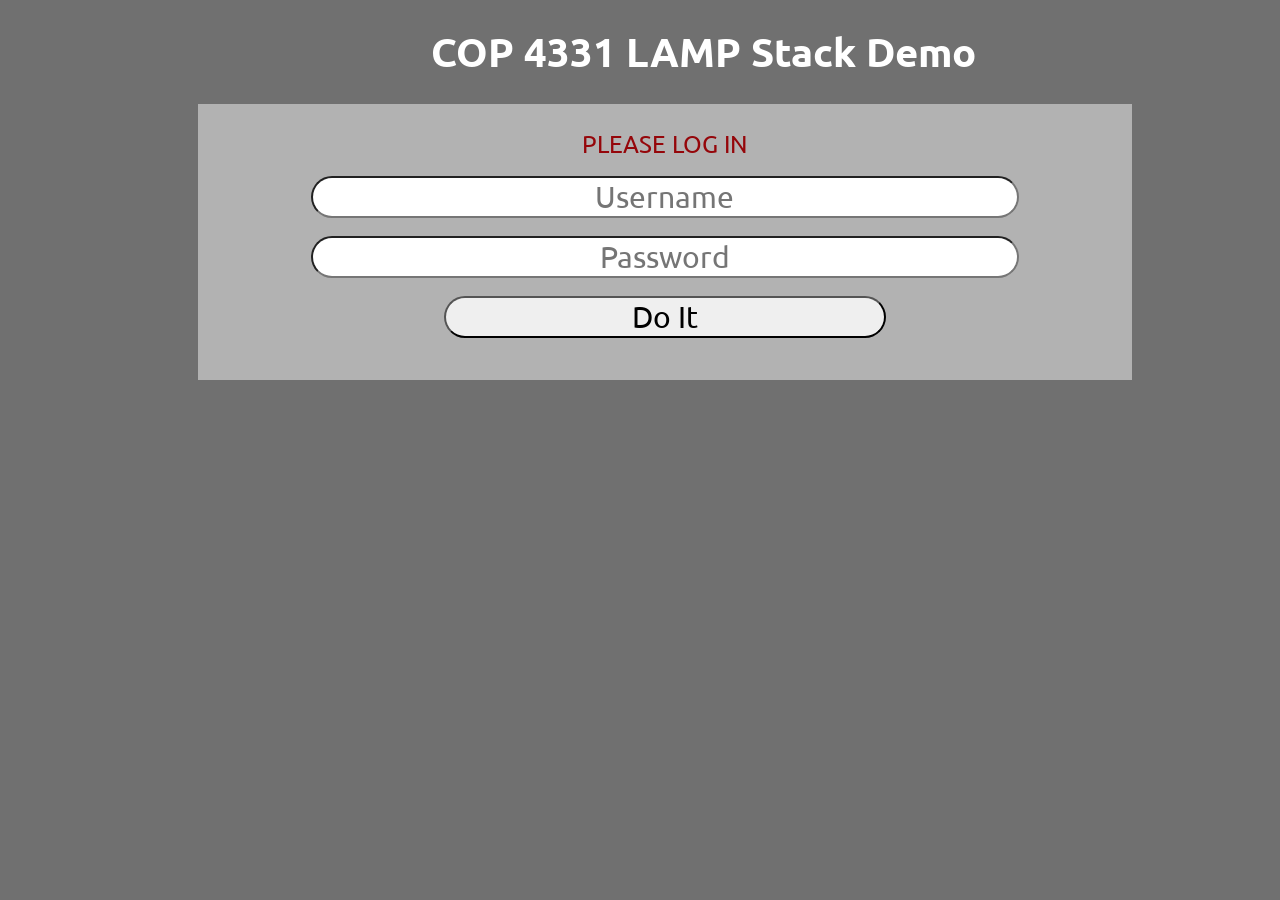
<file: LAMP Stack Class Examples/index.html>
<html>
<head>
	<title>COP 4331 LAMP Stack Demo</title>
	<script type="text/javascript" src="js/md5.js"></script>
	<script type="text/javascript" src="js/code.js"></script>
    <link href="css/styles.css" rel="stylesheet">	
    <link href="https://fonts.googleapis.com/css?family=Ubuntu" rel="stylesheet">
</head>
<body>

<h1 id="title">COP 4331 LAMP Stack Demo</h1>

<div id="loginDiv">
	<span id="inner-title">PLEASE LOG IN</span>
	<input type="text" id="loginName" placeholder="Username" /><br />
	<input type="password" id="loginPassword" placeholder="Password"/><br />
	<button type="button" id="loginButton" class="buttons" onclick="doLogin();"> Do It </button>
	<span id="loginResult"></span>
</div>

</body>
</html>
</file>
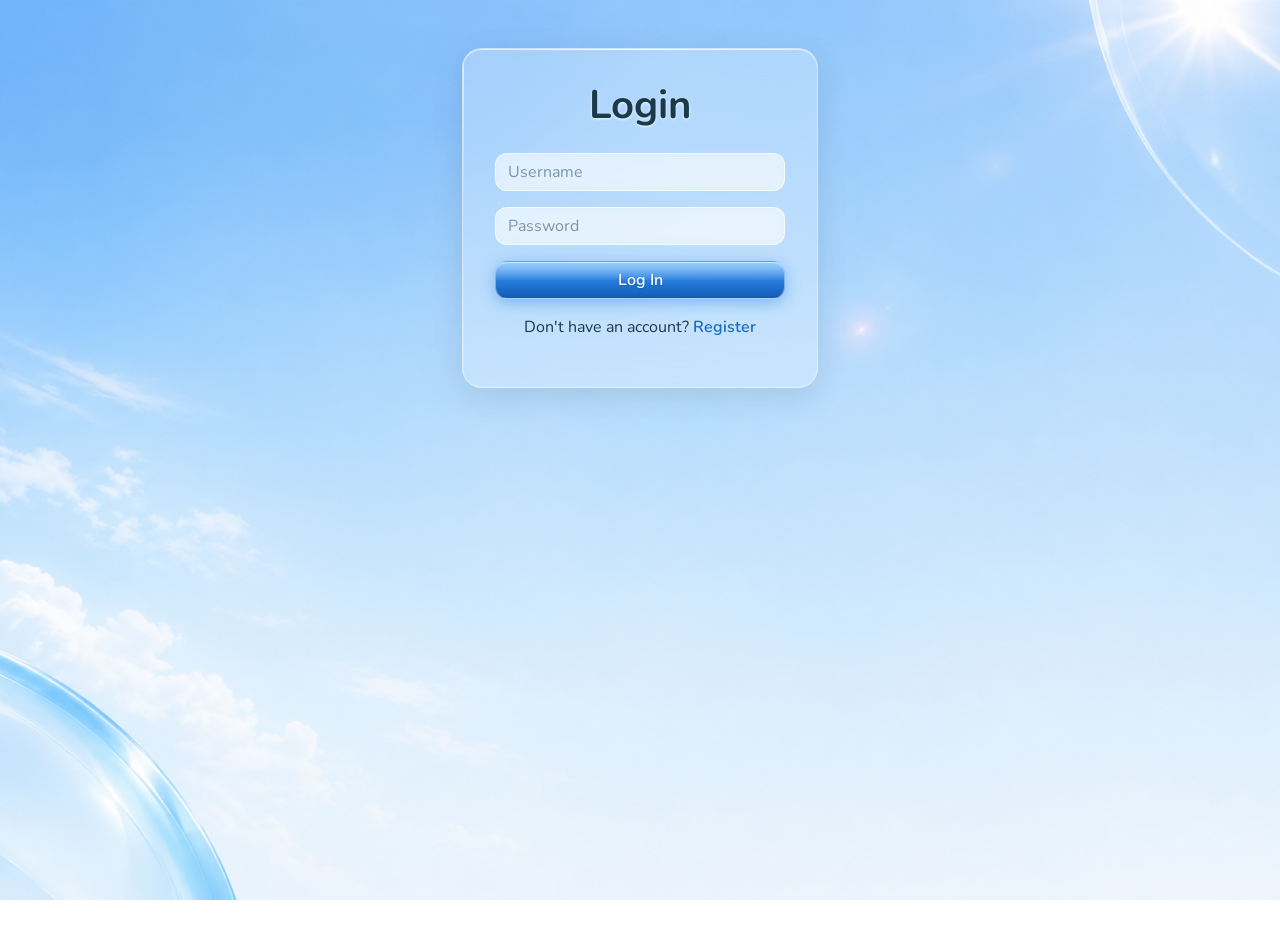
<file: public/index.html>
<!DOCTYPE html>
<!--Tether login page. Works in tandem with Login.php.-->
<html lang="en">
    <head>
        <meta charset="UTF-8">
        <meta name="viewport" content="width=device-width, initial-scale=1">
        <title>Tether - Login</title>
        <link rel="preconnect" href="https://fonts.googleapis.com">
        <link rel="preconnect" href="https://fonts.gstatic.com" crossorigin>
        <link href="https://fonts.googleapis.com/css2?family=Nunito:wght@400;600;700&display=swap" rel="stylesheet">
        <link href="https://cdn.jsdelivr.net/npm/bootstrap@5.3.3/dist/css/bootstrap.min.css" rel="stylesheet">
        <link href="css/frutiger.css" rel="stylesheet">
        <script src="js/globals.js" defer></script>
        <script src="js/cookie.js" defer></script>
        <script src="js/doLogin.js" defer></script>
    </head>
    <body>
        <main class="container mt-5">
            <div class="row justify-content-center">
                <div class="col-md-4">
                    <div class="glass-card">
                        <h1 class="text-center mb-4">Login</h1>
                        <form id="loginForm" novalidate>
                            <label for="username" class="visually-hidden">Username</label>
                            <input type="text" placeholder="Username" class="form-control mb-3" id="username" autocomplete="username">
                            <label for="password" class="visually-hidden">Password</label>
                            <input type="password" placeholder="Password" class="form-control mb-3" id="password" autocomplete="current-password">
                            <span id="loginResult" class="d-block mb-3 text-center" role="alert"></span>
                            <button type="submit" class="btn btn-primary w-100" id="loginBtn">Log In</button>
                        </form>
                        <p class="text-center mt-3">Don't have an account? <a href="html/register.html">Register</a></p>
                    </div>
                </div>
            </div>
        </main>
    </body>
</html>
</file>
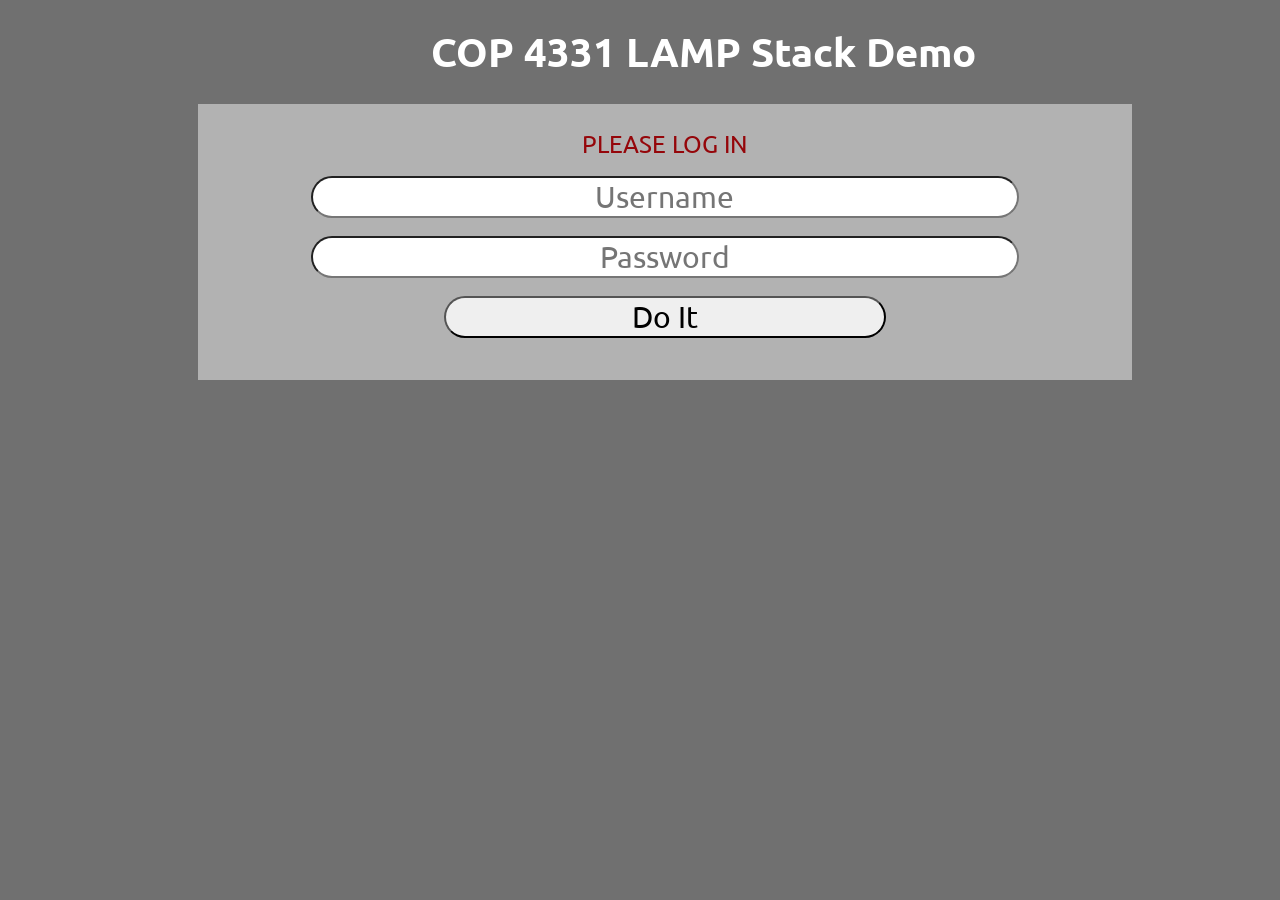
<file: LAMP Stack Class Examples/color.html>
<html>
<head>
	<title>COP 4331 LAMP Stack Demo</title>
	<script type="text/javascript" src="js/code.js"></script>
    <link href="css/styles.css" rel="stylesheet">	
    <link href="https://fonts.googleapis.com/css?family=Ubuntu" rel="stylesheet">
	
	<script type="text/javascript">
	document.addEventListener('DOMContentLoaded', function() 
	{
		readCookie();
	}, false);
	</script>
	
</head>
<body>

<h1 id="title">COP 4331 LAMP Stack Demo</h1>

<div id="loggedInDiv">
	<span id="userName"></span><br />
	<button type="button" id="logoutButton" class="buttons" onclick="doLogout();"> Log Out </button>
</div>

<div id="accessUIDiv">
	<br />

	<input type="text" id="searchText" placeholder="Color To Search For"/>
	<button type="button" id="searchColorButton" class="buttons" onclick="searchColor();"> Search Color </button><br />
	<span id="colorSearchResult"></span>
	<p id="colorList">
	</p><br /><br />

	<input type="text" id="colorText" placeholder="Color To Add">
	<button type="button" id="addColorButton" class="buttons" onclick="addColor();"> Add Color </button><br />
	<span id="colorAddResult"></span>
</div>

</body>
</html>
</file>
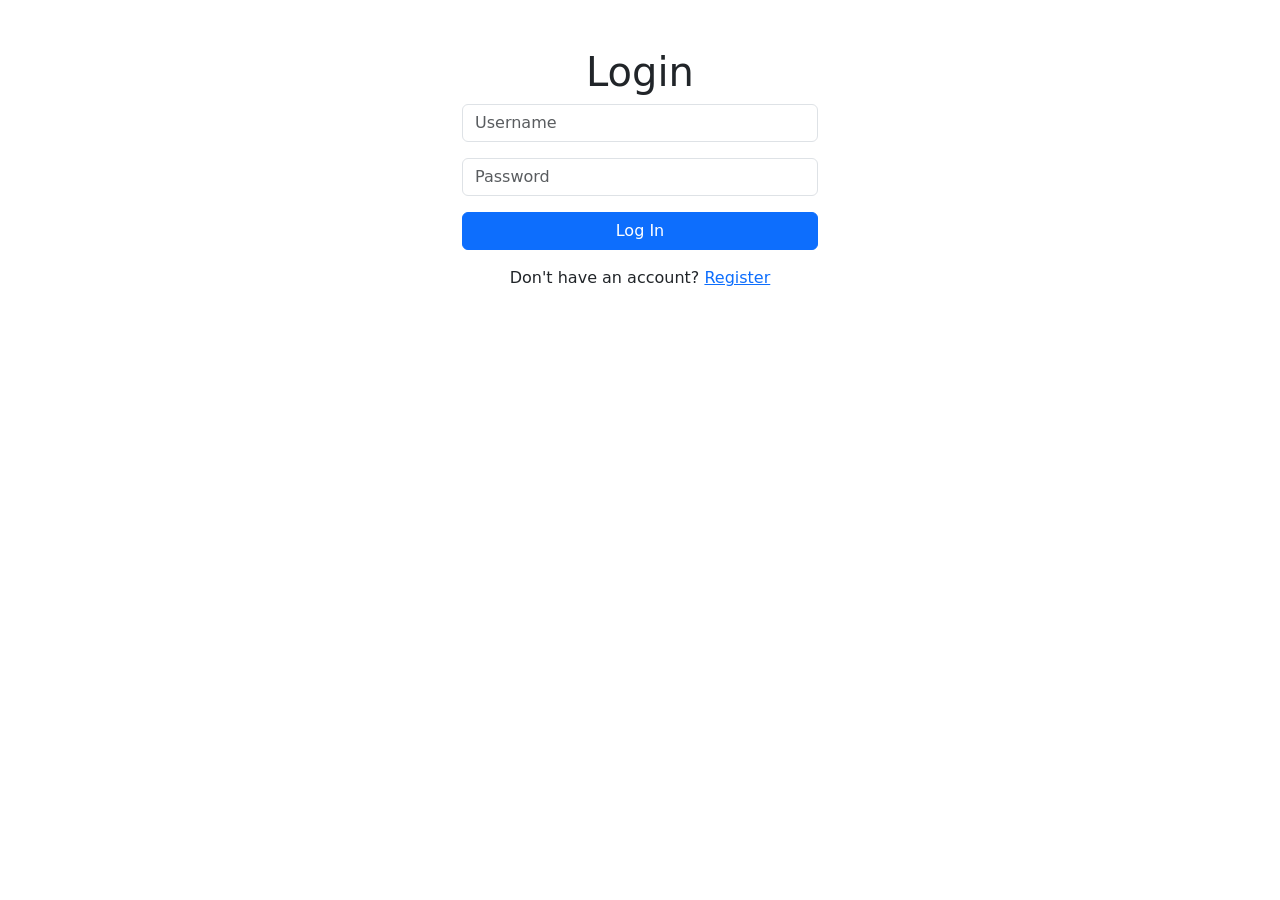
<file: LAMP Stack Class Examples/indexBlue.html>
<!DOCTYPE html>

<html>
    <head>
        <title>Contact Manager</title>
        <link href="https://cdn.jsdelivr.net/npm/bootstrap@5.3.3/dist/css/bootstrap.min.css" rel="stylesheet">    
    </head>
    <body>
        <div class="container mt-5">   
            <div class="row justify-content-center">
                <div class="col-md-4"> 
                    <h1 class="text-center">Login</h1>
                    <input type="text" placeholder="Username" class="form-control mb-3">
                    <input type="password" placeholder="Password" class="form-control mb-3">
                    <button class="btn btn-primary w-100">Log In</button>
                    <!--href="#" is a placeholder for register page later-->
                    <p class="text-center mt-3">Don't have an account? <a href="#">Register</a></p>
                </div>
            </div>
        </div>
    </body>
</html>
</file>
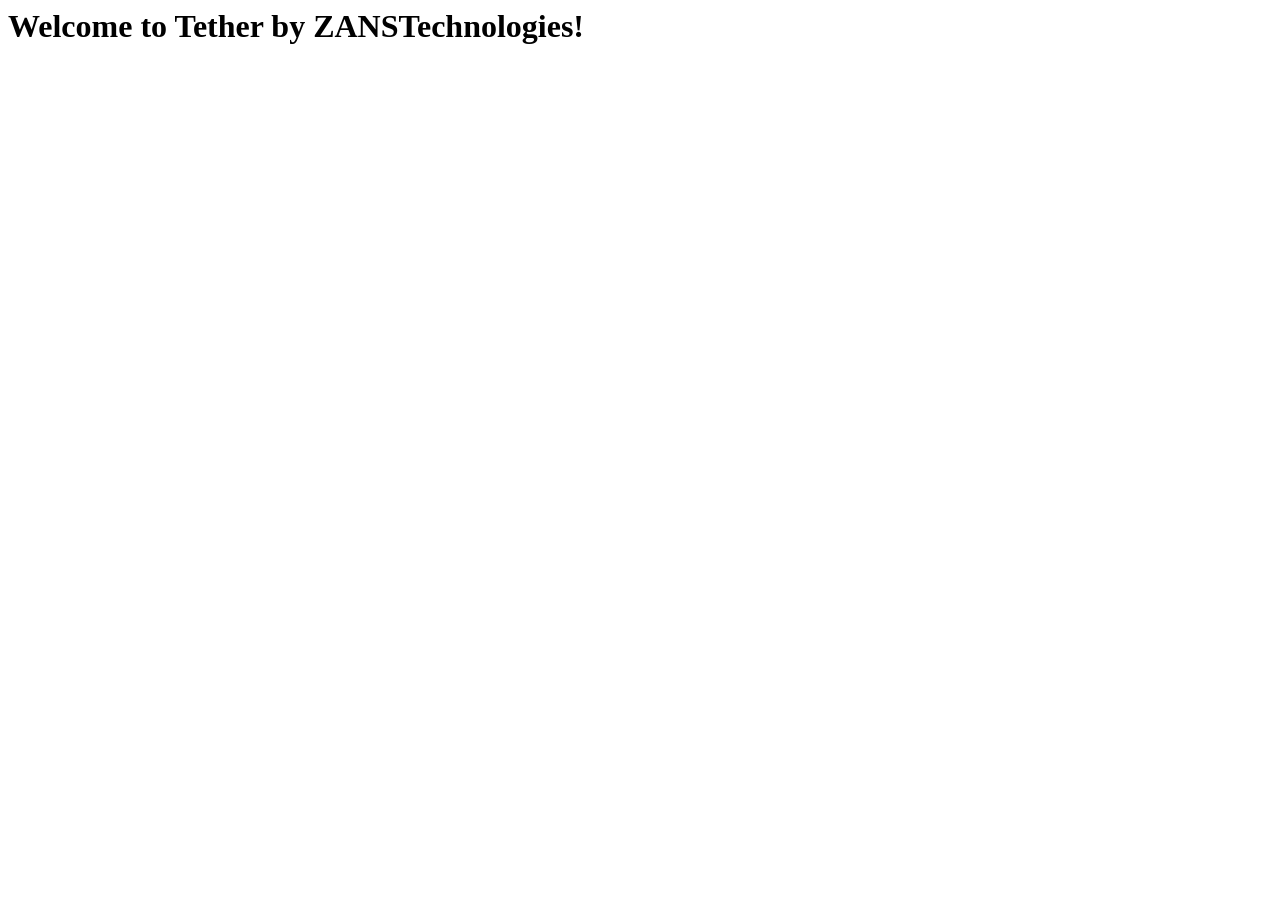
<file: public/addContact.html>
<!DOCTYPE html>
<!-- This page allows you to add a contact to your contact list. -->
<!-- Uses the AddContact.php API. -->

<html>
    <head>
        <title>Contact Manager - Add Contact</title>
        <link href="https://cdn.jsdelivr.net/npm/bootstrap@5.3.3/dist/css/bootstrap.min.css" rel="stylesheet">
        <link href="css/frutiger.css" rel="stylesheet">
        <script type="text/javascript" src="js/globals.js"></script>
        <script type="text/javascript" src="js/cookie.js"></script>
        <script type="text/javascript" src="js/addContact.js" defer></script>
    </head>
    <body>
        <div class="container mt-5">
            <div class="glass-card">

                <div class="d-flex justify-content-between align-items-center mb-4">
                    <div>
                        <h1>Add Contact</h1>
                        <span id="userName" class="text-muted"></span>
                    </div>
                    <a class="btn btn-outline-secondary" href="dashboard.html">Back to Dashboard</a>
                </div>

                <div class="row justify-content-center">
                    <div class="col-md-6 col-lg-5">
                        <form id="addContactForm">
                            <input type="text" placeholder="First Name" class="form-control mb-3" id="addContactFirstName">
                            <input type="text" placeholder="Last Name" class="form-control mb-3" id="addContactLastName">
                            <input type="text" placeholder="Phone" class="form-control mb-3" id="addContactPhone">
                            <input type="email" placeholder="Email" class="form-control mb-3" id="addContactEmail">
                            <button type="submit" class="btn btn-success w-100" id="addContactButton">Add Contact</button>
                        </form>

                    <div id="contactAddResult" class="mt-3 text-center"></div>
                    </div>
                </div>
            </div>
        </div>
    </body>
</html>
</file>
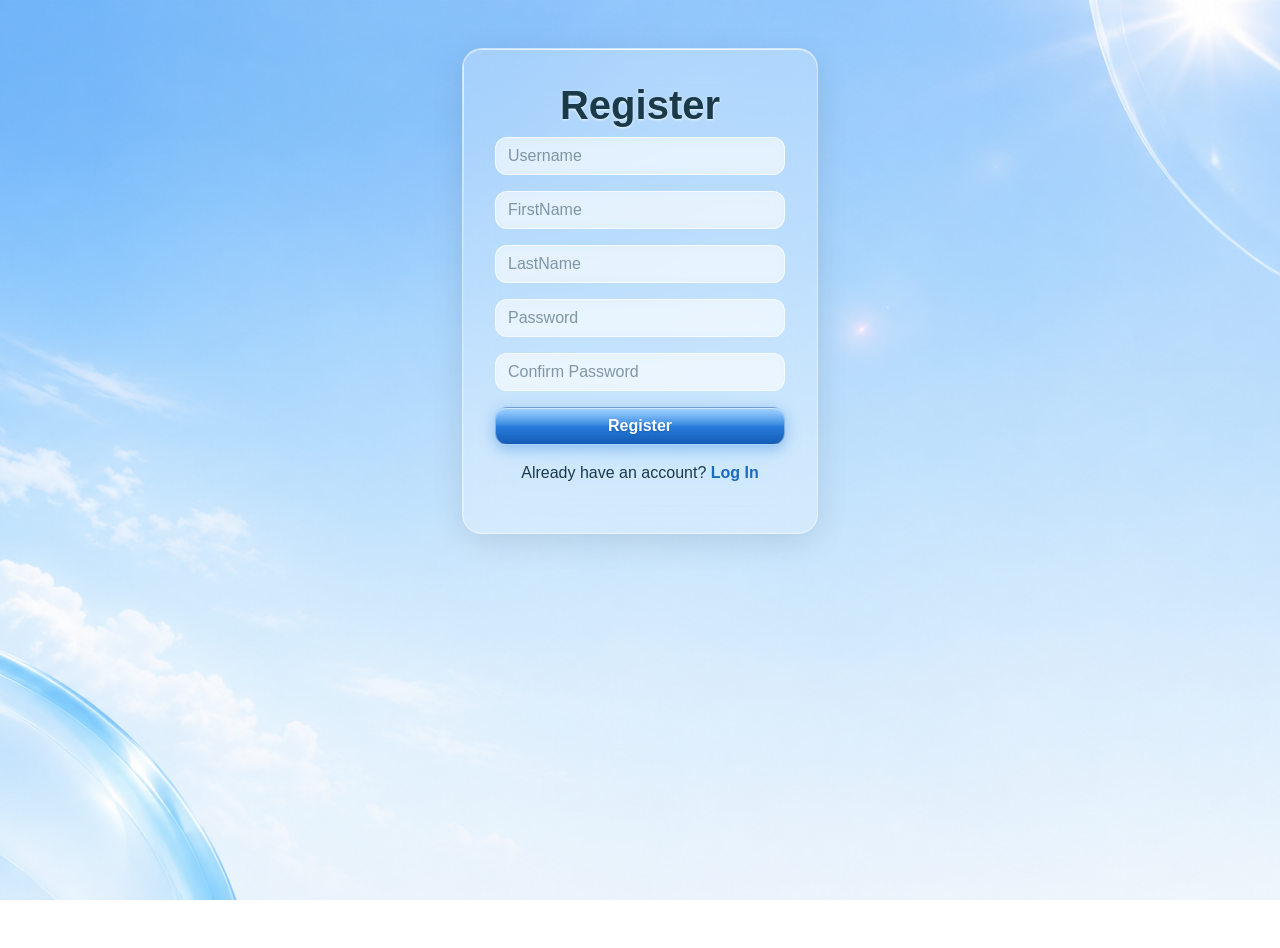
<file: public/register.html>
<!DOCTYPE html>
<!--This file builds out the register page 
when a new user needs to create a username and password-->

<html>
    <head>
        <title>Contact Manager - Register</title>
        <link href="https://cdn.jsdelivr.net/npm/bootstrap@5.3.3/dist/css/bootstrap.min.css" rel="stylesheet">
        <link href="css/frutiger.css" rel="stylesheet">
        <script type="text/javascript" src="js/globals.js"></script>
        <script type="text/javascript" src="js/cookie.js"></script>
        <script type="text/javascript" src="js/registerUser.js" defer></script>
    </head>
    <body>
        <div class="container mt-5">
            <div class="row justify-content-center">
                <div class="col-md-4">
                    <div class="glass-card">

                        <h1 class="text-center">Register</h1>
                        <input type="text" placeholder="Username" class="form-control mb-3" id="username">
                        <input type="text" placeholder="FirstName" class="form-control mb-3" id="first">
                        <input type="text" placeholder="LastName" class="form-control mb-3" id="last">
                        <input type="password" placeholder="Password" class="form-control mb-3" id="password">
                        <input type="password" placeholder="Confirm Password" class="form-control mb-3" id="confirmPassword">
                        <span id="registerResult"></span>
                        <button class="btn btn-primary w-100" id="registerBtn" onclick="registerUser();">Register</button>
                        <p class="text-center mt-3">Already have an account? <a href="index.html">Log In</a></p>
                
                    </div>
                 </div>
            </div>
        </div>
    </body>
</html>
</file>
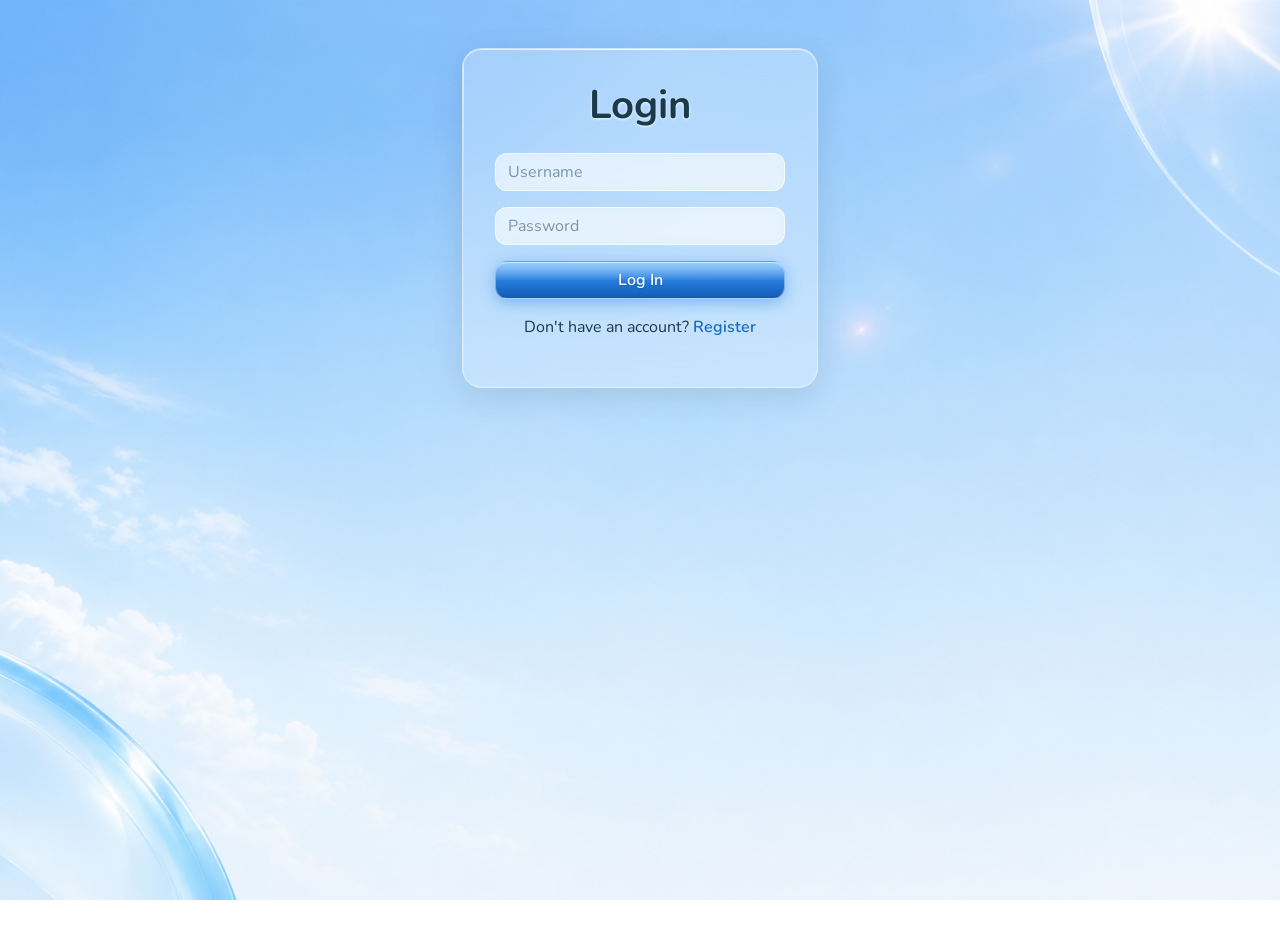
<file: public/html/addContact.html>
<!DOCTYPE html>
<!--This page allows you to add a contact to your contact list.
It works in tandem with AddContact.php API.-->
<html lang="en">
    <head>
        <meta charset="UTF-8">
        <meta name="viewport" content="width=device-width, initial-scale=1">
        <title>Tether - Add Contact</title>
        <link rel="preconnect" href="https://fonts.googleapis.com">
        <link rel="preconnect" href="https://fonts.gstatic.com" crossorigin>
        <link href="https://fonts.googleapis.com/css2?family=Nunito:wght@400;600;700&display=swap" rel="stylesheet">
        <link href="https://cdn.jsdelivr.net/npm/bootstrap@5.3.3/dist/css/bootstrap.min.css" rel="stylesheet">
        <link href="../css/frutiger.css" rel="stylesheet">
        <script src="../js/globals.js" defer></script>
        <script src="../js/cookie.js" defer></script>
        <script src="../js/addContact.js" defer></script>
    </head>
    <body>
        <main class="container mt-5">
            <div class="glass-card">

                <!-- Header row: title and back button -->
                <div class="d-flex justify-content-between align-items-center mb-4 flex-wrap gap-2">
                    <div>
                        <h1>Add Contact</h1>
                        <!-- Populated by readCookie() -->
                        <span id="userName" class="user-greeting"></span>
                    </div>
                    <a class="btn btn-outline-secondary" href="dashboard.html">Back to Dashboard</a>
                </div>

                <div class="row justify-content-center">
                    <div class="col-md-6 col-lg-5">
                        <form id="addContactForm" novalidate>
                            <label for="addContactFirstName" class="visually-hidden">First name</label>
                            <input type="text" placeholder="First Name" class="form-control mb-3" id="addContactFirstName">
                            <label for="addContactLastName" class="visually-hidden">Last name</label>
                            <input type="text" placeholder="Last Name" class="form-control mb-3" id="addContactLastName">
                            <label for="addContactPhone" class="visually-hidden">Phone</label>
                            <input type="tel" placeholder="Phone" class="form-control mb-3" id="addContactPhone" autocomplete="off">
                            <label for="addContactEmail" class="visually-hidden">Email</label>
                            <input type="email" placeholder="Email" class="form-control mb-3" id="addContactEmail" autocomplete="off">
                            <button type="submit" class="btn btn-success w-100" id="addContactButton">Add Contact</button>
                        </form>
                        <div id="contactAddResult" class="mt-3 text-center" role="alert"></div>
                    </div>
                </div>

            </div>
        </main>
    </body>
</html>
</file>
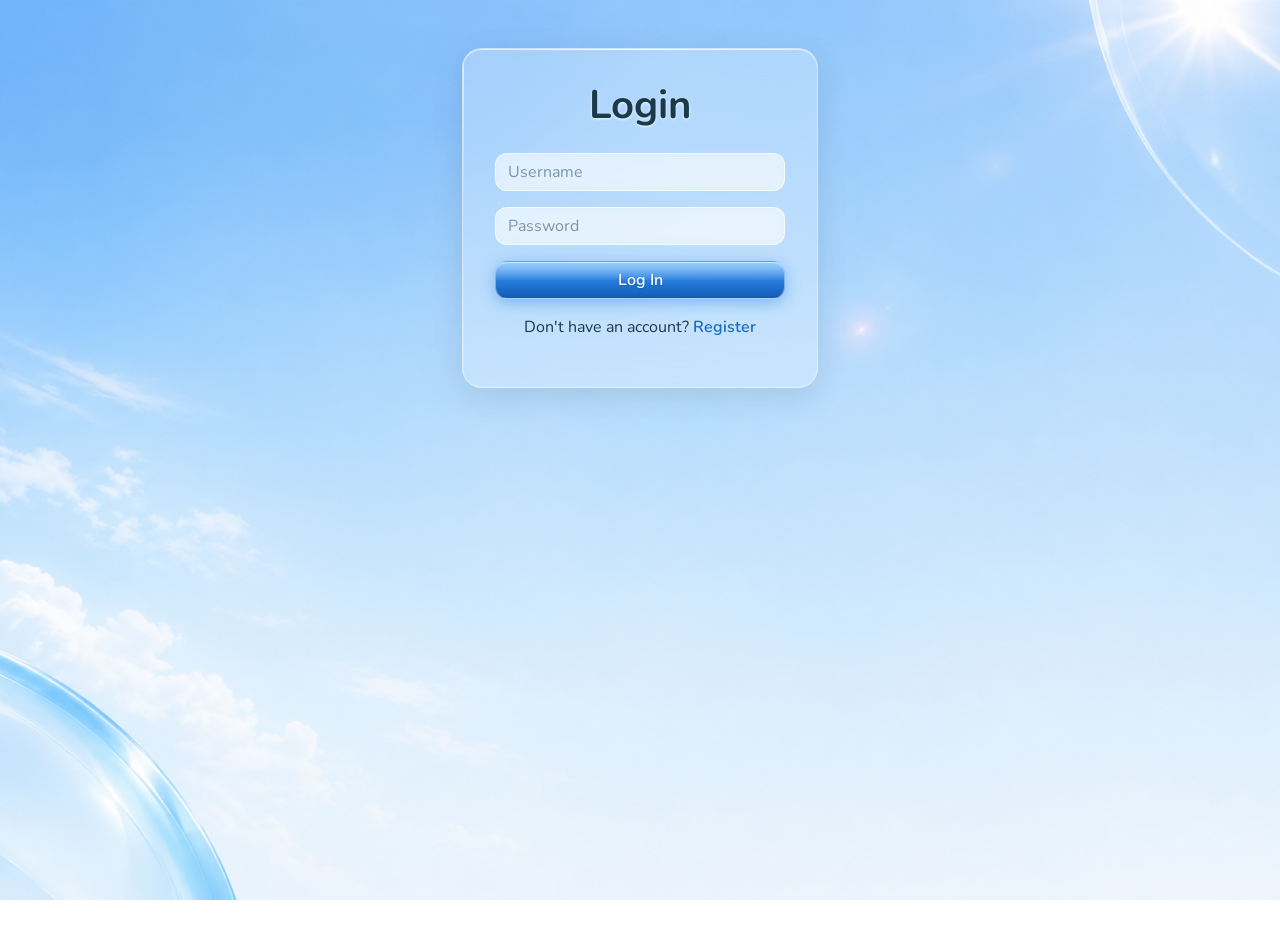
<file: public/html/dashboard.html>
<!DOCTYPE html>
<!--This file builds out the contacts dashboard.
Users can search, add, edit, and delete contacts.-->
<html lang="en">
    <head>
        <meta charset="UTF-8">
        <meta name="viewport" content="width=device-width, initial-scale=1">
        <title>Tether - Dashboard</title>
        <link rel="preconnect" href="https://fonts.googleapis.com">
        <link rel="preconnect" href="https://fonts.gstatic.com" crossorigin>
        <link href="https://fonts.googleapis.com/css2?family=Nunito:wght@400;600;700&display=swap" rel="stylesheet">
        <link href="https://cdn.jsdelivr.net/npm/bootstrap@5.3.3/dist/css/bootstrap.min.css" rel="stylesheet">
        <link href="../css/frutiger.css" rel="stylesheet">
        <script src="https://d3js.org/d3.v7.min.js" defer></script>
        <script src="../js/globals.js" defer></script>
        <script src="../js/cookie.js" defer></script>
        <script src="../js/doLogout.js" defer></script>
        <script src="../js/deleteContact.js" defer></script>
        <script src="../js/searchContact.js" defer></script>
        <script src="../js/renderGraph.js" defer></script>
        <script src="../js/dashboard.js" defer></script>
    </head>
    <body>
        <main class="container mt-5">
            <div class="glass-card">

                <!-- Header row: title on the left, ONLY logout on the right.
                     Add Contact was moved down-left so it can't be fat-fingered
                     into a logout. -->
                <div class="d-flex justify-content-between align-items-start mb-4 flex-wrap gap-2">
                    <div>
                        <h1>My Contacts</h1>
                        <!-- Populated by readCookie() -->
                        <span id="userName" class="user-greeting"></span>
                    </div>
                    <button type="button" class="btn btn-failure" id="logoutButton">Log Out</button>
                </div>

                <!-- Contact management controls, grouped on the left -->
                <div class="d-flex align-items-center gap-3 mb-3 flex-wrap">
                    <a class="btn btn-success" href="addContact.html">+ Add Contact</a>
                    <div class="form-check form-switch mb-0">
                        <input class="form-check-input" type="checkbox" role="switch" id="contactListToggle">
                        <label class="form-check-label" for="contactListToggle">Show contact list</label>
                    </div>
                </div>

                <!-- Search (moved above the list: filter first, results below) -->
                <div class="mb-4">
                    <form id="searchForm" class="d-flex gap-2">
                        <label for="searchInput" class="visually-hidden">Search contacts</label>
                        <input type="text" placeholder="Search contacts..." class="form-control" id="searchInput">
                        <button type="submit" class="btn btn-primary">Search</button>
                    </form>
                    <span id="contactSearchResult" class="mt-2 d-block" role="status"></span>
                </div>

                <!-- Contact list wrapper, toggled by the switch above -->
                <div id="contactListWrapper">
                    <p class="list-legend"><strong>Name</strong>&nbsp;|&nbsp;Phone&nbsp;|&nbsp;Email</p>
                    <!-- Contact list populated by searchContact.js -->
                    <div id="contactList" class="mb-4"></div>
                </div>

                <!-- Delete result message -->
                <div id="deleteResult" class="text-center mb-3" role="status"></div>

                <!-- D3 contact graph -->
                <div id="contactGraph" style="width:100%; height:500px;" role="img" aria-label="Bubble graph of your contacts"></div>

                <!-- Contact detail on graph node click -->
                <div id="contactDetail" class="mt-3 text-center"></div>

            </div>
        </main>

        <!-- Delete confirmation modal. Shown by showDeleteModal() in dashboard.js. -->
        <div id="deleteModal" class="modal-overlay" hidden>
            <div class="glass-card modal-card" role="dialog" aria-modal="true" aria-labelledby="deleteModalTitle">
                <h2 id="deleteModalTitle" class="h4 mb-3">Delete Contact</h2>
                <p id="deleteModalText" class="mb-4"></p>
                <div class="d-flex gap-2 justify-content-end">
                    <button type="button" class="btn btn-outline-secondary" id="deleteModalCancel">Cancel</button>
                    <button type="button" class="btn btn-failure" id="deleteModalConfirm">Delete</button>
                </div>
            </div>
        </div>
    </body>
</html>
</file>
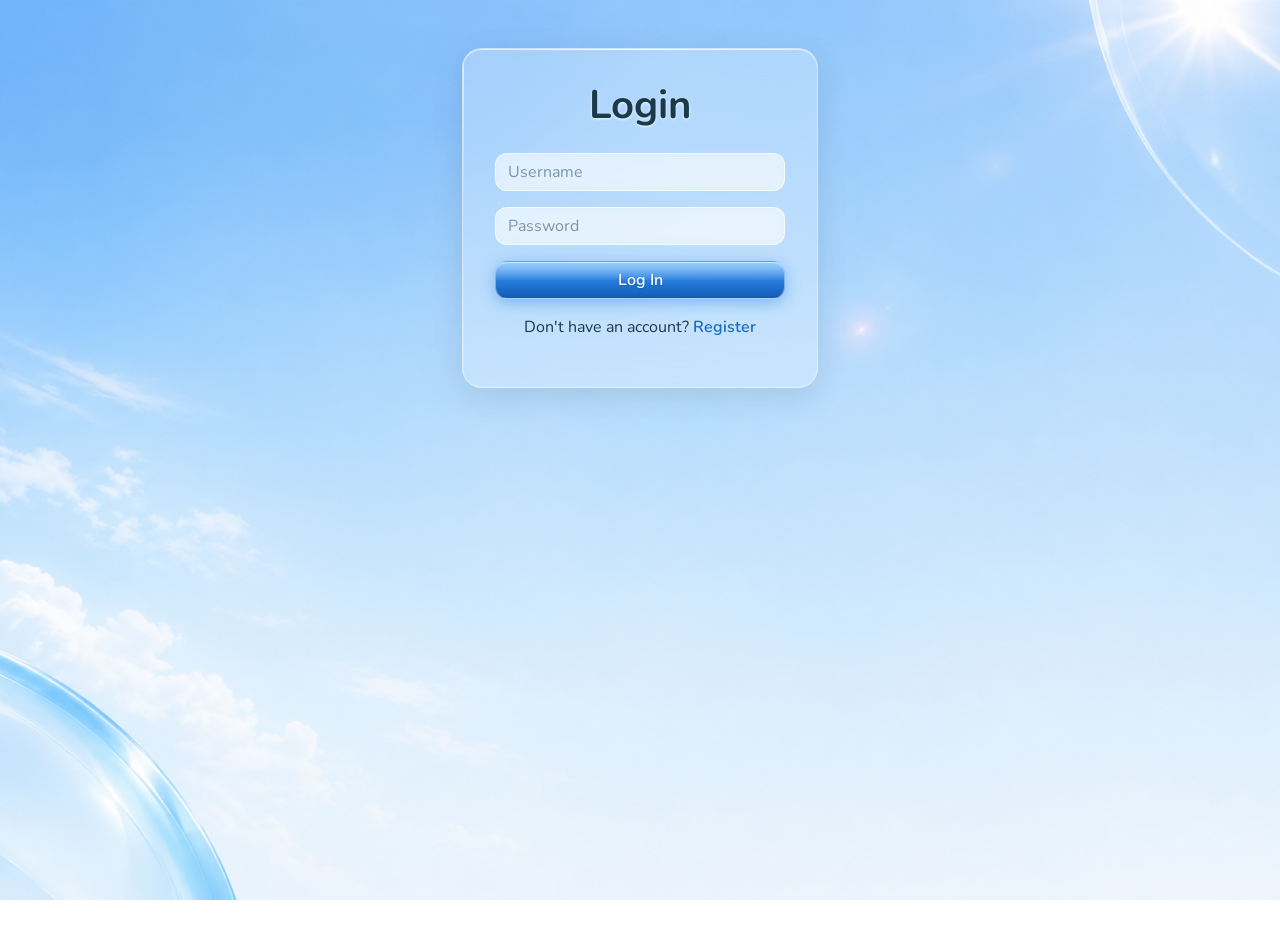
<file: public/html/editContact.html>
<!DOCTYPE html>
<!--This page allows you to edit an existing contact.
It works in tandem with UpdateContact.php API.-->
<html lang="en">
    <head>
        <meta charset="UTF-8">
        <meta name="viewport" content="width=device-width, initial-scale=1">
        <title>Tether - Edit Contact</title>
        <link rel="preconnect" href="https://fonts.googleapis.com">
        <link rel="preconnect" href="https://fonts.gstatic.com" crossorigin>
        <link href="https://fonts.googleapis.com/css2?family=Nunito:wght@400;600;700&display=swap" rel="stylesheet">
        <link href="https://cdn.jsdelivr.net/npm/bootstrap@5.3.3/dist/css/bootstrap.min.css" rel="stylesheet">
        <link href="../css/frutiger.css" rel="stylesheet">
        <script src="../js/globals.js" defer></script>
        <script src="../js/cookie.js" defer></script>
        <script src="../js/updateContact.js" defer></script>
        <script src="../js/editContact.js" defer></script>
    </head>
    <body>
        <main class="container mt-5">
            <div class="glass-card">

                <!-- Header row: title and back button -->
                <div class="d-flex justify-content-between align-items-center mb-4 flex-wrap gap-2">
                    <div>
                        <h1>Edit Contact</h1>
                        <!-- Populated by readCookie() -->
                        <span id="userName" class="user-greeting"></span>
                    </div>
                    <a class="btn btn-outline-secondary" href="dashboard.html">Back to Dashboard</a>
                </div>

                <div class="row justify-content-center">
                    <div class="col-md-6 col-lg-5">
                        <form id="editContactForm" novalidate>
                            <label for="editContactFirstName" class="visually-hidden">First name</label>
                            <input type="text" placeholder="First Name" class="form-control mb-3" id="editContactFirstName">
                            <label for="editContactLastName" class="visually-hidden">Last name</label>
                            <input type="text" placeholder="Last Name" class="form-control mb-3" id="editContactLastName">
                            <label for="editContactPhone" class="visually-hidden">Phone</label>
                            <input type="tel" placeholder="Phone" class="form-control mb-3" id="editContactPhone">
                            <label for="editContactEmail" class="visually-hidden">Email</label>
                            <input type="email" placeholder="Email" class="form-control mb-3" id="editContactEmail">
                            <!-- Per-field update messages from updateContact.js -->
                            <div id="updateResult" class="mb-3 text-center" role="status"></div>
                            <button type="submit" class="btn btn-primary w-100 mt-2" id="editContactButton">Save Changes</button>
                        </form>
                        <div id="contactEditResult" class="mt-3 text-center" role="alert"></div>
                    </div>
                </div>

            </div>
        </main>
    </body>
</html>
</file>
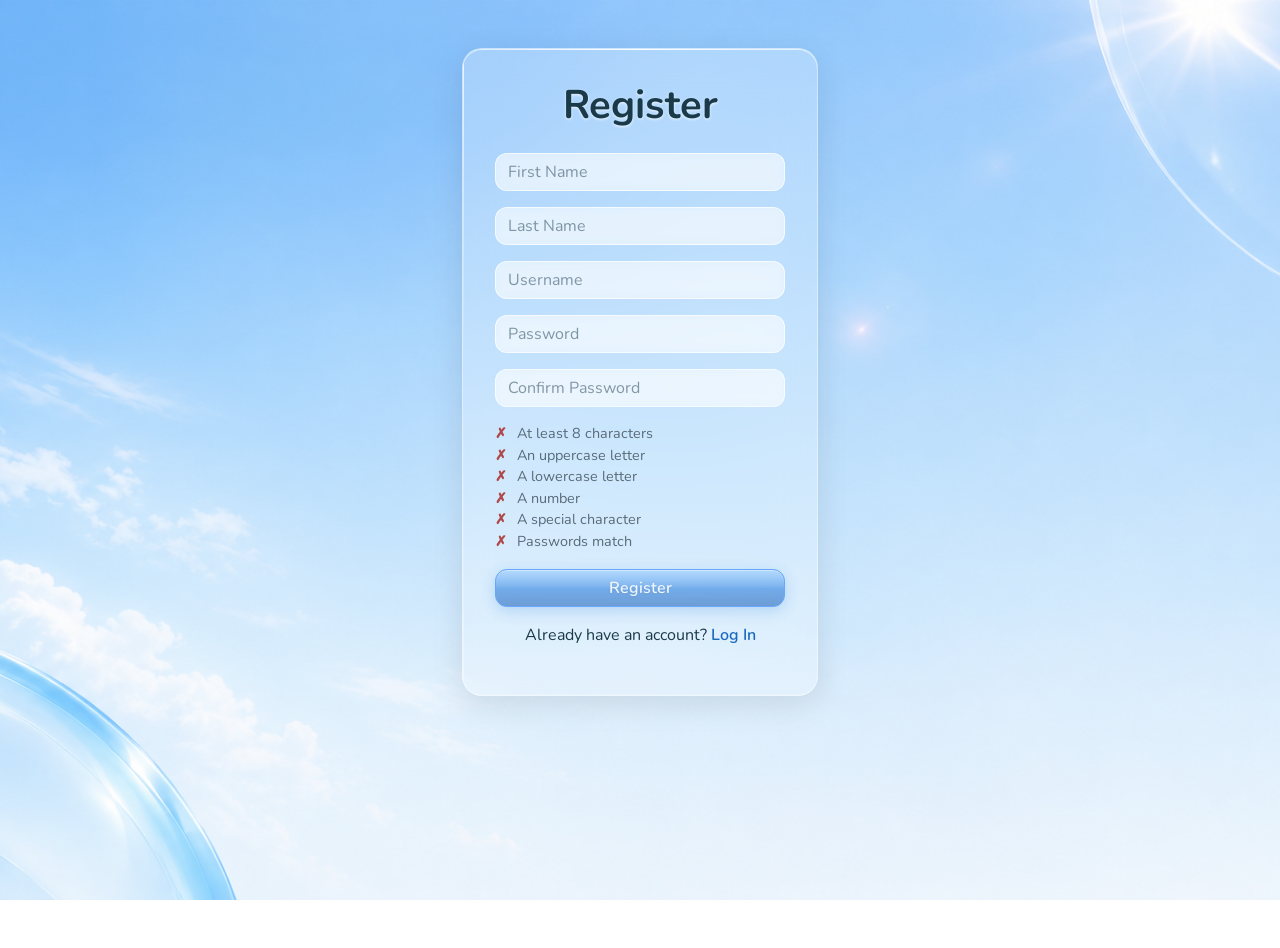
<file: public/html/register.html>
<!DOCTYPE html>
<!--This file builds out the register page
when a new user needs to create a username and password.
Works in tandem with Register.php.-->
<html lang="en">
    <head>
        <meta charset="UTF-8">
        <meta name="viewport" content="width=device-width, initial-scale=1">
        <title>Tether - Register</title>
        <link rel="preconnect" href="https://fonts.googleapis.com">
        <link rel="preconnect" href="https://fonts.gstatic.com" crossorigin>
        <link href="https://fonts.googleapis.com/css2?family=Nunito:wght@400;600;700&display=swap" rel="stylesheet">
        <link href="https://cdn.jsdelivr.net/npm/bootstrap@5.3.3/dist/css/bootstrap.min.css" rel="stylesheet">
        <link href="../css/frutiger.css" rel="stylesheet">
        <script src="../js/globals.js" defer></script>
        <script src="../js/cookie.js" defer></script>
        <script src="../js/registerUser.js" defer></script>
    </head>
    <body>
        <main class="container mt-5">
            <div class="row justify-content-center">
                <div class="col-md-4">
                    <div class="glass-card">
                        <h1 class="text-center mb-4">Register</h1>
                        <form id="registerForm" novalidate>
                            <label for="first" class="visually-hidden">First name</label>
                            <input type="text" placeholder="First Name" class="form-control mb-3" id="first" autocomplete="given-name">
                            <label for="last" class="visually-hidden">Last name</label>
                            <input type="text" placeholder="Last Name" class="form-control mb-3" id="last" autocomplete="family-name">
                            <label for="username" class="visually-hidden">Username</label>
                            <input type="text" placeholder="Username" class="form-control mb-3" id="username" autocomplete="username">
                            <label for="password" class="visually-hidden">Password</label>
                            <input type="password" placeholder="Password" class="form-control mb-3" id="password" autocomplete="new-password">
                            <label for="confirmPassword" class="visually-hidden">Confirm password</label>
                            <input type="password" placeholder="Confirm Password" class="form-control mb-3" id="confirmPassword" autocomplete="new-password">

                            <!-- Live password criteria checklist. Updated by registerUser.js. -->
                            <ul id="passwordCriteria" class="criteria-list" aria-live="polite">
                                <li id="critLength">At least 8 characters</li>
                                <li id="critUpper">An uppercase letter</li>
                                <li id="critLower">A lowercase letter</li>
                                <li id="critNumber">A number</li>
                                <li id="critSpecial">A special character</li>
                                <li id="critMatch">Passwords match</li>
                            </ul>

                            <span id="registerResult" class="d-block mb-3 text-center" role="alert"></span>
                            <button type="submit" class="btn btn-primary w-100" id="registerBtn" disabled>Register</button>
                        </form>
                        <p class="text-center mt-3">Already have an account? <a href="../index.html">Log In</a></p>
                    </div>
                </div>
            </div>
        </main>
    </body>
</html>
</file>
<file: LAMP Stack Class Examples/css/styles.css>
body 
{
    background-color: #707070;
}

#title 
{
    font-size: 40px;
    width: 100%;
    margin: 2% 5%;
    text-align: center;
    font-family: 'Ubuntu', sans-serif;
    color: #FFFFFF;
}

#loginDiv
{
    font-size: 30px;
    width: 70%;
    margin-left: 15%;
    padding: 25px;
    background-color: #b2b2b2;
}

#loggedInDiv
{
    font-size: 30px;
    width: 70%;
    margin-left: 15%;
    padding: 25px;
    background-color: #b2b2b2;
}

#accessUIDiv
{
    font-size: 30px;
    width: 70%;
    margin-left: 15%;
    padding: 25px;
    background-color: #b2b2b2;
}

.buttons
{
    font-size: 30px;
    border-radius: 25px;
    width: 50%;
    margin-left: 25%;
    font-family: 'Ubuntu', sans-serif;
}

.buttons:hover{
    background-color: #00d5124f;
    color: #FFFFFF;
    opacity: 50%;
}

#loginName
{
	font-size: 30px;
}
#loginPassword
{
	font-size: 30px;
}
#searchText
{
	font-size: 30px;
}
#colorText
{
	font-size: 30px;
}

input[type="text"],input[type="password"]{
    border-radius: 25px;
    text-align: center;
    width: 80%;
    margin-left: 10%;
    margin-bottom: 2%;
    font-family: 'Ubuntu', sans-serif;
}

#inner-title{
    display: inline-block;
    font-size: 0.8em;
    width: 90%;
    text-align: center;
    margin-left: 5%;
    margin-bottom: 2%;
    font-family: 'Ubuntu', sans-serif;
    color: #95060a;
}

#loginResult{
    display: inline-block;
    font-size: 0.8em;
    width: 90%;
    text-align: center;
    margin-left: 5%;
    margin-bottom: 2%;
    font-family: 'Ubuntu', sans-serif;
    color: #95060a;
}

#userName{
    display: inline-block;
    width: 80%;
    margin-left: 10%;
    text-align: center;
}

#logoutButton{
    width: 20%;
    margin-left: 40%;
}

select{
    width: 30%;
    margin-left: 35%;
    margin-top: 2%;
    font-size: 0.75em;
    font-family: 'Ubuntu', sans-serif;
}

#colorSearchResult{
    display: none;
}

#colorAddResult{
    display: inline-block;
    font-size: 0.8em;
    width: 90%;
    text-align: center;
    margin-left: 5%;
    margin-top: 2%;
    margin-bottom: 1%;
    font-family: 'Ubuntu', sans-serif;
    color: #95060a;
}
</file>
<file: public/css/frutiger.css>
/*
   frutiger.css — Frutiger Aero skin for Tether.
   Apply to all pages by linking after Bootstrap
*/

/* Google Font is loaded via <link> tags in each HTML head (faster than @import). */

/* Base */
body 
{
    font-family: 'Nunito', sans-serif;
    min-height: 100vh;
    background-image: url('../images/Frutiger_mild_image.png');
    background-size: cover;
    background-position: center;
    background-attachment: fixed;
    color: #1a3a4a;
}

/* Glass card */
.glass-card 
{
    background: rgba(255, 255, 255, 0.25);
    backdrop-filter: blur(20px);
    -webkit-backdrop-filter: blur(20px);
    border-radius: 20px;
    border: 1px solid rgba(255, 255, 255, 0.4);
    box-shadow:
        0 8px 32px rgba(0, 0, 0, 0.1),
        inset 0 1px 0 rgba(255, 255, 255, 0.6),
        inset 0 -1px 0 rgba(255, 255, 255, 0.1);
    padding: 2rem;
    position: relative;
    overflow: hidden;
}

/* Glass card, top highlight */
.glass-card::before 
{
    content: '';
    position: absolute;
    top: 0;
    left: 0;
    right: 0;
    height: 1px;
    background: linear-gradient(
        90deg,
        transparent,
        rgba(255, 255, 255, 0.9),
        transparent
    );
}

/* Glass card left highlight */
.glass-card::after 
{
    content: '';
    position: absolute;
    top: 0;
    left: 0;
    width: 1px;
    height: 100%;
    background: linear-gradient(
        180deg,
        rgba(255, 255, 255, 0.8),
        transparent,
        rgba(255, 255, 255, 0.3)
    );
}

/* Headings */
h1, h2, h3 
{
    color: #1a3a4a;
    font-weight: 700;
    text-shadow: 0 1px 3px rgba(255, 255, 255, 0.8);
}

/* Inputs */
.form-control 
{
    background: rgba(255, 255, 255, 0.5);
    border: 1px solid rgba(255, 255, 255, 0.7);
    border-radius: 12px;
    color: #1a3a4a;
    backdrop-filter: blur(5px);
    transition: all 0.2s ease;
}

.form-control:focus 
{
    background: rgba(255, 255, 255, 0.75);
    border-color: rgba(100, 180, 255, 0.8);
    box-shadow: 0 0 0 3px rgba(100, 180, 255, 0.25);
    outline: none;
}

.form-control::placeholder 
{
    color: rgba(26, 58, 74, 0.5);
}

/* Glossy Buttons */
.btn-primary 
{
    background: linear-gradient(
        180deg,
        rgba(100, 180, 255, 0.9) 0%,
        rgba(30, 120, 220, 0.95) 50%,
        rgba(20, 90, 180, 1) 100%
    );
    border: 1px solid rgba(255, 255, 255, 0.4);
    border-radius: 12px;
    color: white;
    font-weight: 600;
    text-shadow: 0 1px 2px rgba(0, 0, 0, 0.2);
    box-shadow:
        0 4px 15px rgba(30, 120, 220, 0.4),
        inset 0 1px 0 rgba(255, 255, 255, 0.5);
    transition: all 0.2s ease;
    position: relative;
    overflow: hidden;
}

/* Gloss shine on button */
.btn-primary::before 
{
    content: '';
    position: absolute;
    top: 0;
    left: 0;
    right: 0;
    height: 50%;
    background: linear-gradient(
        180deg,
        rgba(255, 255, 255, 0.35),
        rgba(255, 255, 255, 0.05)
    );
    border-radius: 12px 12px 0 0;
    pointer-events: none;
}

.btn-primary:hover 
{
    background: linear-gradient(
        180deg,
        rgba(130, 200, 255, 0.95) 0%,
        rgba(50, 140, 240, 1) 50%,
        rgba(30, 100, 200, 1) 100%
    );
    box-shadow:
        0 6px 20px rgba(30, 120, 220, 0.5),
        inset 0 1px 0 rgba(255, 255, 255, 0.5);
    transform: translateY(-1px);
}

.btn-success 
{
    background: linear-gradient(
        180deg,
        rgba(100, 220, 150, 0.9) 0%,
        rgba(30, 160, 90, 0.95) 50%,
        rgba(20, 120, 60, 1) 100%
    );
    border: 1px solid rgba(255, 255, 255, 0.4);
    border-radius: 12px;
    color: white;
    font-weight: 600;
    text-shadow: 0 1px 2px rgba(0, 0, 0, 0.2);
    box-shadow:
        0 4px 15px rgba(30, 160, 90, 0.4),
        inset 0 1px 0 rgba(255, 255, 255, 0.5);
    transition: all 0.2s ease;
    position: relative;
    overflow: hidden;
}

.btn-success::before 
{
    content: '';
    position: absolute;
    top: 0;
    left: 0;
    right: 0;
    height: 50%;
    background: linear-gradient(
        180deg,
        rgba(255, 255, 255, 0.35),
        rgba(255, 255, 255, 0.05)
    );
    border-radius: 12px 12px 0 0;
    pointer-events: none;
}

.btn-failure
{
    background: linear-gradient(
        180deg,
        rgba(248, 111, 76, 0.9) 0%,
        rgba(190, 47, 37, 0.95) 50%,
        rgb(120, 23, 20) 100%
    );
    border: 1px solid rgba(255, 255, 255, 0.4);
    border-radius: 12px;
    color: white;
    font-weight: 600;
    text-shadow: 0 1px 2px rgba(0, 0, 0, 0.2);
    box-shadow:
        0 4px 15px rgba(160, 30, 30, 0.4),
        inset 0 1px 0 rgba(255, 255, 255, 0.5);
    transition: all 0.2s ease;
    position: relative;
    overflow: hidden;
}

.btn-outline-secondary 
{
    background: rgba(255, 255, 255, 0.3);
    border: 1px solid rgba(255, 255, 255, 0.6);
    border-radius: 12px;
    color: #1a3a4a;
    backdrop-filter: blur(5px);
    transition: all 0.2s ease;
}

.btn-outline-secondary:hover 
{
    background: rgba(255, 255, 255, 0.5);
    color: #1a3a4a;
}

/* Links */
a {
    color: #1a6abf;
    font-weight: 600;
    text-decoration: none;
}

a:hover 
{
    color: #0d4a8f;
    text-decoration: underline;
}

/* Navbar (for dashboard) */
.glass-nav {
    background: rgba(255, 255, 255, 0.2);
    backdrop-filter: blur(15px);
    -webkit-backdrop-filter: blur(15px);
    border-bottom: 1px solid rgba(255, 255, 255, 0.4);
    padding: 1rem 2rem;
    display: flex;
    justify-content: space-between;
    align-items: center;
}

/* Contact list items */
.contact-item 
{
    background: rgba(255, 255, 255, 0.2);
    backdrop-filter: blur(10px);
    -webkit-backdrop-filter: blur(10px);
    border: 1px solid rgba(255, 255, 255, 0.4);
    border-radius: 12px;
    padding: 0.75rem 1rem;
    margin-bottom: 0.5rem;
    display: flex;
    justify-content: space-between;
    align-items: center;
    transition: all 0.2s ease;
}

.contact-item:hover 
{
    background: rgba(255, 255, 255, 0.35);
    transform: translateY(-1px);
    box-shadow: 0 4px 15px rgba(0, 0, 0, 0.08);
}

.user-greeting
{
    color: #2c4a5e;
    font-weight: 600;
}

/* Legend above the contact list */
.list-legend
{
    color: #2c4a5e;
    margin-bottom: 20px;
}

/* Bootstrap switch, recolored to match the Aero blues */
.form-check-input:checked
{
    background-color: #1a7ed5;
    border-color: #1a7ed5;
}

/* Delete confirmation modal */
.modal-overlay
{
    position: fixed;
    inset: 0;
    background: rgba(30, 60, 90, 0.35);
    backdrop-filter: blur(6px);
    -webkit-backdrop-filter: blur(6px);
    display: flex;
    align-items: center;
    justify-content: center;
    z-index: 1000;
    padding: 1rem;
}

/* The hidden attribute must win over display:flex above */
.modal-overlay[hidden]
{
    display: none;
}

.modal-card
{
    max-width: 420px;
    width: 100%;
}

/* Password criteria checklist (register page) */
.criteria-list
{
    list-style: none;
    padding-left: 0;
    margin: 0 0 1rem 0;
    font-size: 0.9rem;
}

.criteria-list li
{
    padding-left: 1.5em;
    position: relative;
    color: #5a6b78;
    transition: color 0.2s ease;
}

.criteria-list li::before
{
    content: '\2717'; /* x mark */
    position: absolute;
    left: 0;
    font-weight: 700;
    color: #b04848;
}

.criteria-list li.met
{
    color: #1d7a45;
}

.criteria-list li.met::before
{
    content: '\2713'; /* check mark */
    color: #1d7a45;
}

/* Disabled buttons keep the glass look but read as inactive */
.btn-primary:disabled
{
    opacity: 0.55;
}
</file>
